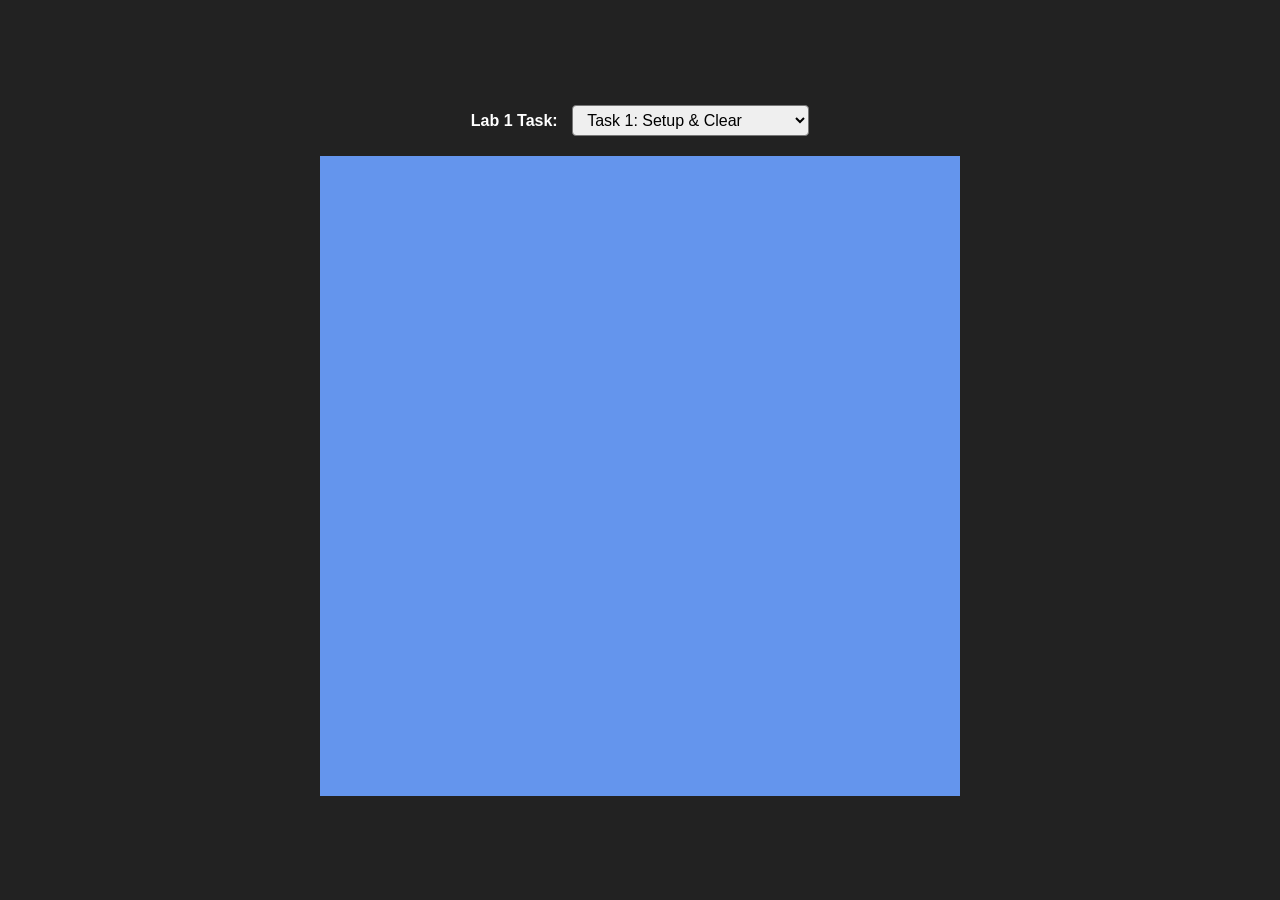
<file: lab1-webgl-intro/src/index.html>
<!DOCTYPE html>
<html lang="en">
<head>
    <meta charset="UTF-8">
    <meta name="viewport" content="width=device-width, initial-scale=1.0">
    <title>WebGL Lab 1</title>
    <link rel="stylesheet" href="style.css">
</head>
<body>
    <div class="nav">
        <label for="taskSelect"><strong>Lab 1 Task:</strong></label>
        <select id="taskSelect">
            <option value="1">Task 1: Setup & Clear</option>
            <option value="2">Task 2: Colored Triangle</option>
            <option value="3">Task 3: Rotating Square</option>
            <option value="4">Task 4: Bouncing Pentagon</option>
        </select>
    </div>

    <canvas id="glcanvas" width="640" height="640"></canvas>

    <script type="module" src="main.js"></script>
</body>
</html>
</file>
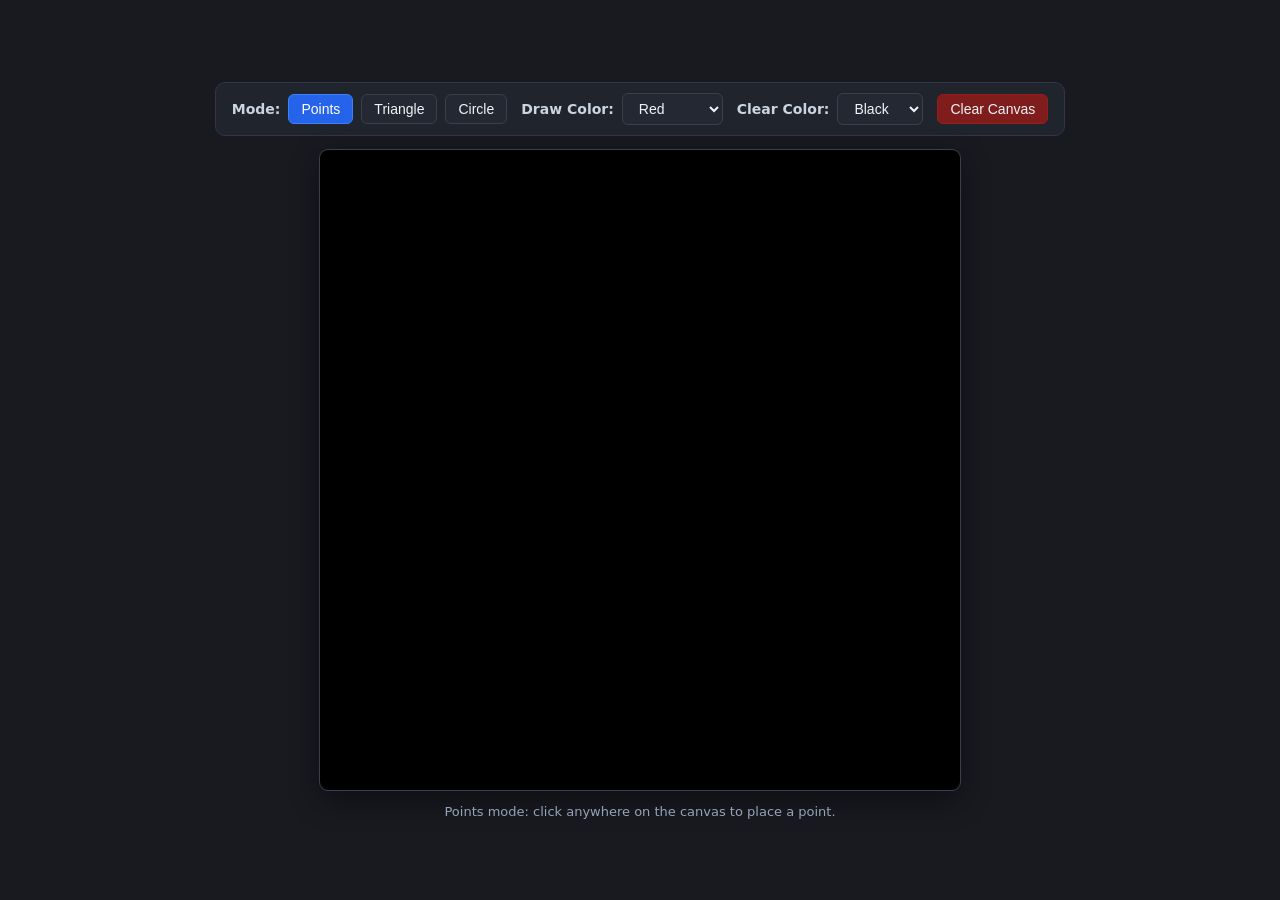
<file: lab2-animation/src/index.html>
<!DOCTYPE html>
<html lang="en">
<head>
    <meta charset="UTF-8">
    <meta name="viewport" content="width=device-width, initial-scale=1.0">
    <title>WebGL Lab 2 — Interactive Drawing</title>
    <link rel="stylesheet" href="style.css">
</head>
<body>
    <header class="toolbar">
        <div class="control-group" role="group" aria-label="Drawing mode">
            <span class="group-label">Mode:</span>
            <button type="button" class="mode-btn active" data-mode="point" aria-pressed="true">Points</button>
            <button type="button" class="mode-btn" data-mode="triangle" aria-pressed="false">Triangle</button>
            <button type="button" class="mode-btn" data-mode="circle" aria-pressed="false">Circle</button>
        </div>

        <div class="control-group">
            <label for="drawColorSelect">Draw Color:</label>
            <select id="drawColorSelect">
                <option value="#ef4444">Red</option>
                <option value="#22c55e">Green</option>
                <option value="#3b82f6">Blue</option>
                <option value="#eab308">Yellow</option>
                <option value="#06b6d4">Cyan</option>
                <option value="#d946ef">Magenta</option>
                <option value="#f97316">Orange</option>
                <option value="#ffffff">White</option>
                <option value="#111827">Dark</option>
            </select>
        </div>

        <div class="control-group">
            <label for="bgColorSelect">Clear Color:</label>
            <select id="bgColorSelect">
                <option value="#000000">Black</option>
                <option value="#1e293b">Slate</option>
                <option value="#0f172a">Navy</option>
                <option value="#14532d">Forest</option>
                <option value="#f8fafc">Light</option>
            </select>
        </div>

        <button type="button" id="clearBtn" class="danger-btn">Clear Canvas</button>
    </header>

    <canvas id="glcanvas" width="640" height="640"></canvas>

    <p id="statusHint" class="status-hint">Points mode: click anywhere on the canvas to place a point.</p>

    <script type="module" src="main.js"></script>
</body>
</html>
</file>
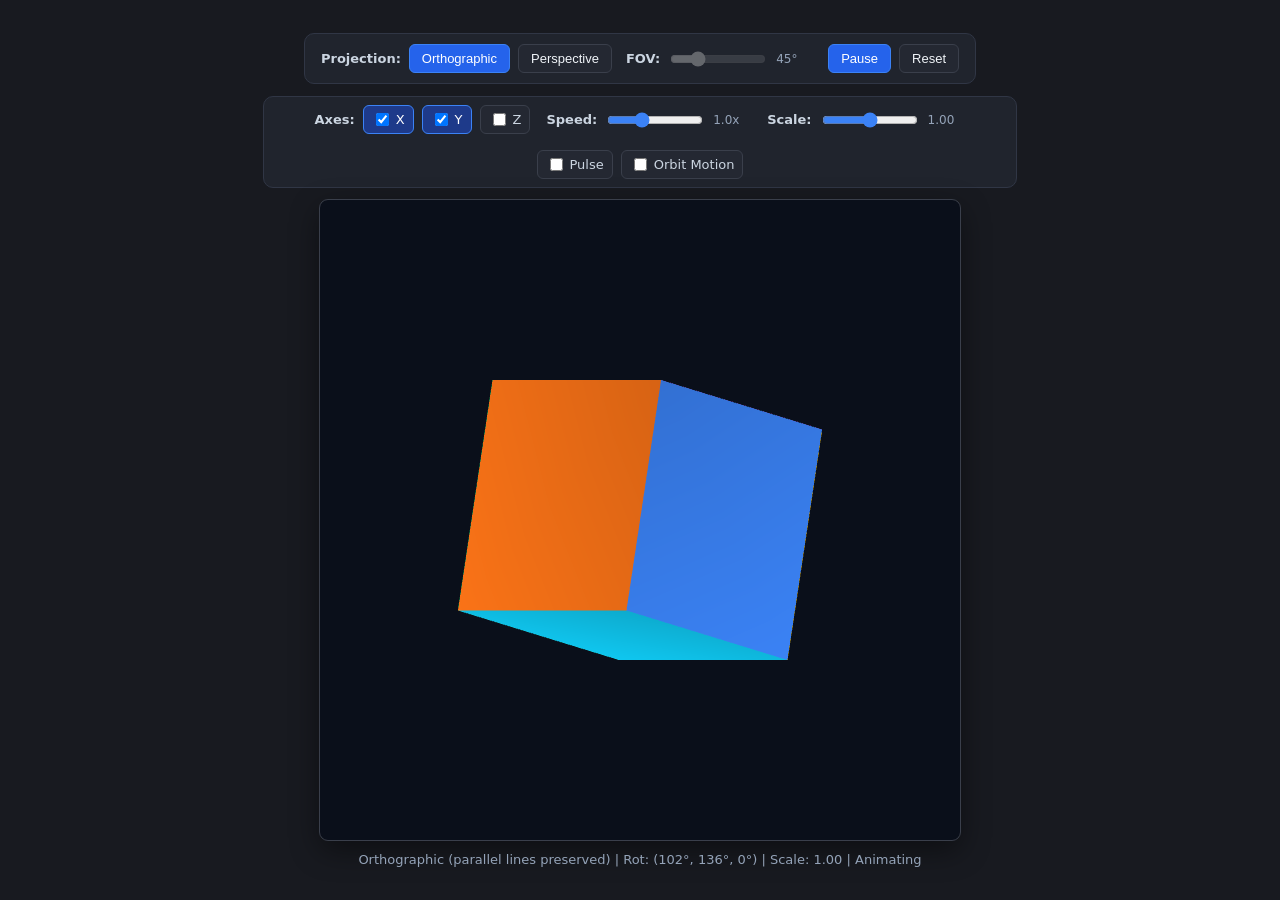
<file: lab3-interaction/src/index.html>
<!DOCTYPE html>
<html lang="en">
<head>
    <meta charset="UTF-8">
    <meta name="viewport" content="width=device-width, initial-scale=1.0">
    <title>WebGL Lab 3 — Projections &amp; Transformations</title>
    <link rel="stylesheet" href="style.css">
</head>
<body>
    <header class="toolbar">
        <div class="control-group" role="group" aria-label="Projection type">
            <span class="group-label">Projection:</span>
            <button type="button" class="proj-btn active" data-projection="orthographic" aria-pressed="true">Orthographic</button>
            <button type="button" class="proj-btn" data-projection="perspective" aria-pressed="false">Perspective</button>
        </div>

        <div class="control-group">
            <label for="fovSlider">FOV:</label>
            <input id="fovSlider" type="range" min="30" max="90" step="1" value="45" disabled>
            <span id="fovValue" class="value-badge">45°</span>
        </div>

        <div class="control-group">
            <button type="button" id="playPauseBtn" class="primary-btn">Pause</button>
            <button type="button" id="resetBtn">Reset</button>
        </div>
    </header>

    <section class="toolbar secondary-toolbar" aria-label="Animation settings">
        <div class="control-group">
            <span class="group-label">Axes:</span>
            <label class="toggle-chip"><input type="checkbox" id="axisX" checked> X</label>
            <label class="toggle-chip"><input type="checkbox" id="axisY" checked> Y</label>
            <label class="toggle-chip"><input type="checkbox" id="axisZ"> Z</label>
        </div>

        <div class="control-group">
            <label for="speedSlider">Speed:</label>
            <input id="speedSlider" type="range" min="0" max="3" step="0.1" value="1.0">
            <span id="speedValue" class="value-badge">1.0x</span>
        </div>

        <div class="control-group">
            <label for="scaleSlider">Scale:</label>
            <input id="scaleSlider" type="range" min="0.4" max="1.6" step="0.05" value="1.0">
            <span id="scaleValue" class="value-badge">1.00</span>
        </div>

        <div class="control-group">
            <label class="toggle-chip"><input type="checkbox" id="pulseToggle"> Pulse</label>
            <label class="toggle-chip"><input type="checkbox" id="orbitToggle"> Orbit Motion</label>
        </div>
    </section>

    <canvas id="glcanvas" width="640" height="640"></canvas>

    <p id="statusHint" class="status-hint"></p>

    <script type="module" src="main.js"></script>
</body>
</html>
</file>
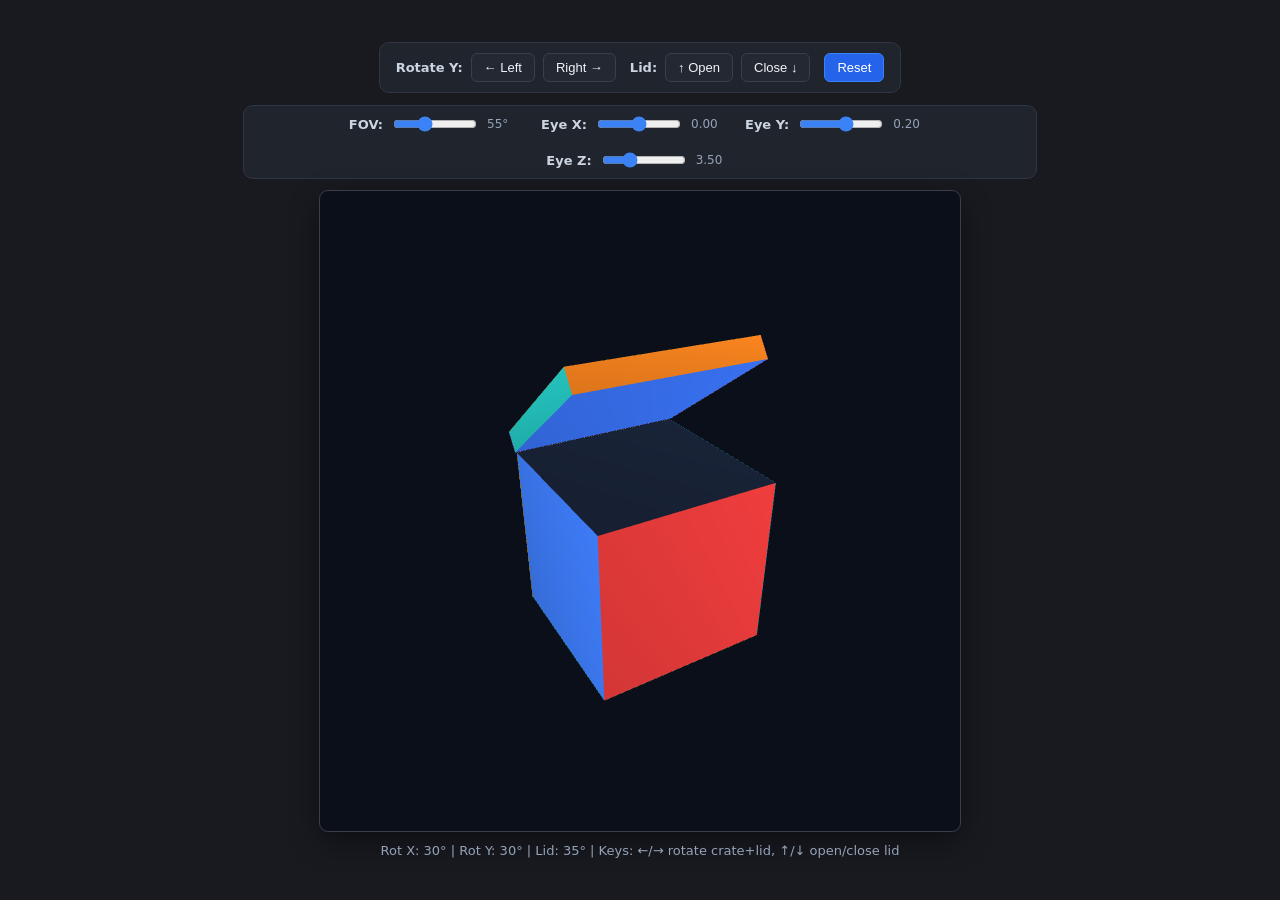
<file: lab4-projections/src/index.html>
<!DOCTYPE html>
<html lang="en">
<head>
    <meta charset="UTF-8">
    <meta name="viewport" content="width=device-width, initial-scale=1.0">
    <title>WebGL Lab 4 — Perspective &amp; Camera Transformation</title>
    <link rel="stylesheet" href="style.css">
</head>
<body>
    <header class="toolbar">
        <div class="control-group" role="group" aria-label="Crate and lid rotation">
            <span class="group-label">Rotate Y:</span>
            <button type="button" id="rotLeftBtn" title="ArrowLeft">← Left</button>
            <button type="button" id="rotRightBtn" title="ArrowRight">Right →</button>
        </div>

        <div class="control-group" role="group" aria-label="Lid open and close">
            <span class="group-label">Lid:</span>
            <button type="button" id="lidOpenBtn" title="ArrowUp">↑ Open</button>
            <button type="button" id="lidCloseBtn" title="ArrowDown">Close ↓</button>
        </div>

        <button type="button" id="resetBtn" class="primary-btn">Reset</button>
    </header>

    <section class="toolbar secondary-toolbar" aria-label="Camera and perspective settings">
        <div class="control-group">
            <label for="fovSlider">FOV:</label>
            <input id="fovSlider" type="range" min="30" max="100" step="1" value="55">
            <span id="fovValue" class="value-badge">55°</span>
        </div>

        <div class="control-group">
            <label for="eyeXSlider">Eye X:</label>
            <input id="eyeXSlider" type="range" min="-2.0" max="2.0" step="0.05" value="0.0">
            <span id="eyeXValue" class="value-badge">0.00</span>
        </div>

        <div class="control-group">
            <label for="eyeYSlider">Eye Y:</label>
            <input id="eyeYSlider" type="range" min="-1.5" max="1.5" step="0.05" value="0.20">
            <span id="eyeYValue" class="value-badge">0.20</span>
        </div>

        <div class="control-group">
            <label for="eyeZSlider">Eye Z:</label>
            <input id="eyeZSlider" type="range" min="2.0" max="7.0" step="0.1" value="3.5">
            <span id="eyeZValue" class="value-badge">3.50</span>
        </div>
    </section>

    <canvas id="glcanvas" width="640" height="640"></canvas>

    <p id="statusHint" class="status-hint"></p>

    <script type="module" src="main.js"></script>
</body>
</html>
</file>
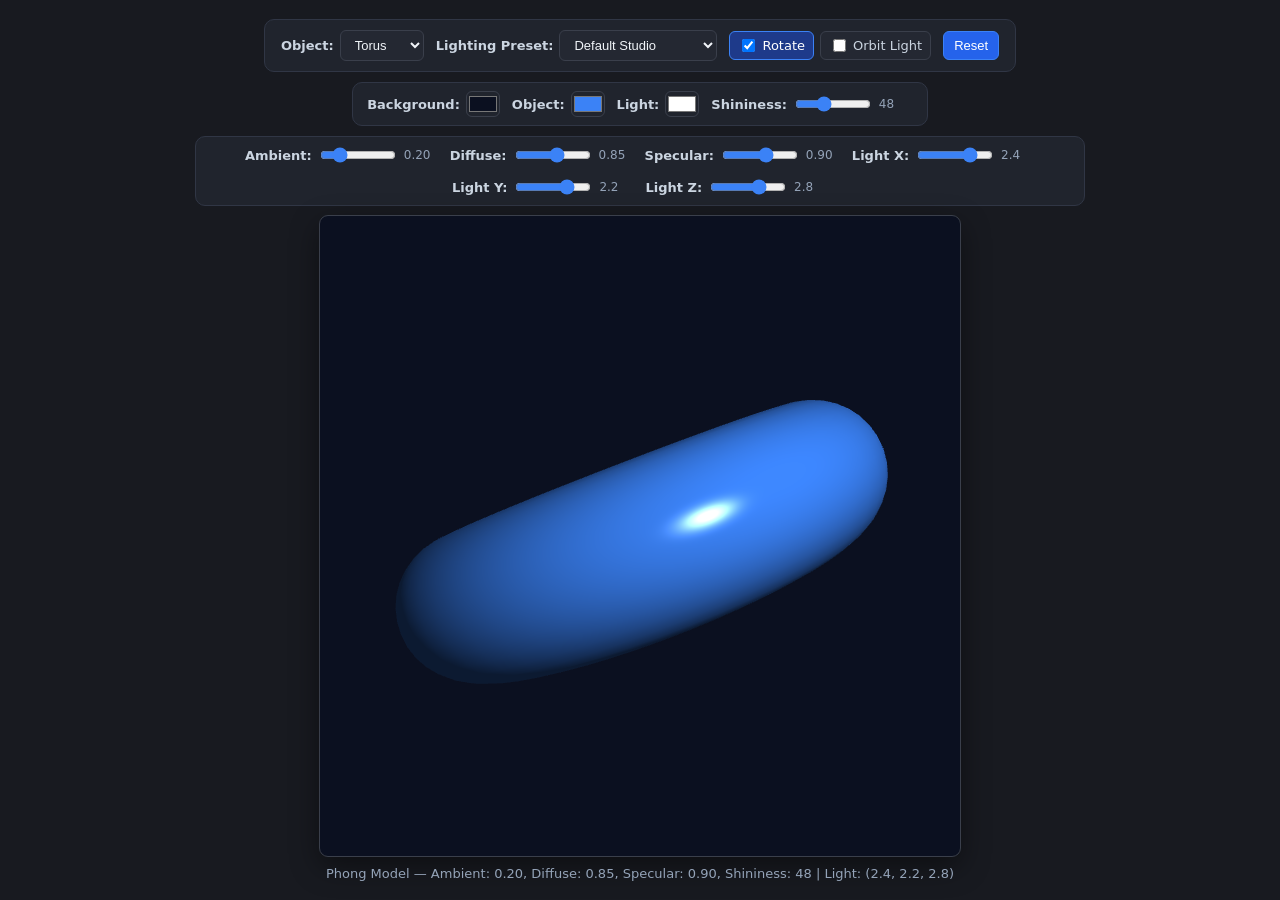
<file: lab5-lighting/src/index.html>
<!DOCTYPE html>
<html lang="en">
<head>
    <meta charset="UTF-8">
    <meta name="viewport" content="width=device-width, initial-scale=1.0">
    <title>WebGL Lab 5 — Lighting &amp; Phong Shading</title>
    <link rel="stylesheet" href="style.css">
</head>
<body>
    <header class="toolbar">
        <div class="control-group">
            <label for="shapeSelect">Object:</label>
            <select id="shapeSelect">
                <option value="torus">Torus</option>
                <option value="sphere">Sphere</option>
            </select>
        </div>

        <div class="control-group">
            <label for="presetSelect">Lighting Preset:</label>
            <select id="presetSelect">
                <option value="studio">Default Studio</option>
                <option value="sunset">Warm Sunset</option>
                <option value="neon">Cool Cyan</option>
                <option value="matte">Matte (Diffuse Only)</option>
            </select>
        </div>

        <div class="control-group">
            <label class="toggle-chip"><input type="checkbox" id="rotateToggle" checked> Rotate</label>
            <label class="toggle-chip"><input type="checkbox" id="orbitLightToggle"> Orbit Light</label>
        </div>

        <button type="button" id="resetBtn" class="primary-btn">Reset</button>
    </header>

    <section class="toolbar secondary-toolbar" aria-label="Colors and Phong parameters">
        <div class="control-group">
            <label for="bgColorInput">Background:</label>
            <input id="bgColorInput" type="color" value="#0b1020">
        </div>

        <div class="control-group">
            <label for="objectColorInput">Object:</label>
            <input id="objectColorInput" type="color" value="#3b82f6">
        </div>

        <div class="control-group">
            <label for="lightColorInput">Light:</label>
            <input id="lightColorInput" type="color" value="#ffffff">
        </div>

        <div class="control-group">
            <label for="shininessSlider">Shininess:</label>
            <input id="shininessSlider" type="range" min="4" max="128" step="2" value="48">
            <span id="shininessValue" class="value-badge">48</span>
        </div>
    </section>

    <section class="toolbar secondary-toolbar" aria-label="Phong weights and light position">
        <div class="control-group">
            <label for="ambientSlider">Ambient:</label>
            <input id="ambientSlider" type="range" min="0" max="1" step="0.05" value="0.20">
            <span id="ambientValue" class="value-badge">0.20</span>
        </div>

        <div class="control-group">
            <label for="diffuseSlider">Diffuse:</label>
            <input id="diffuseSlider" type="range" min="0" max="1.5" step="0.05" value="0.85">
            <span id="diffuseValue" class="value-badge">0.85</span>
        </div>

        <div class="control-group">
            <label for="specularSlider">Specular:</label>
            <input id="specularSlider" type="range" min="0" max="1.5" step="0.05" value="0.90">
            <span id="specularValue" class="value-badge">0.90</span>
        </div>

        <div class="control-group">
            <label for="lightXSlider">Light X:</label>
            <input id="lightXSlider" type="range" min="-5" max="5" step="0.1" value="2.4">
            <span id="lightXValue" class="value-badge">2.4</span>
        </div>

        <div class="control-group">
            <label for="lightYSlider">Light Y:</label>
            <input id="lightYSlider" type="range" min="-5" max="5" step="0.1" value="2.2">
            <span id="lightYValue" class="value-badge">2.2</span>
        </div>

        <div class="control-group">
            <label for="lightZSlider">Light Z:</label>
            <input id="lightZSlider" type="range" min="-4" max="6" step="0.1" value="2.8">
            <span id="lightZValue" class="value-badge">2.8</span>
        </div>
    </section>

    <canvas id="glcanvas" width="640" height="640"></canvas>

    <p id="statusHint" class="status-hint"></p>

    <script type="module" src="main.js"></script>
</body>
</html>
</file>
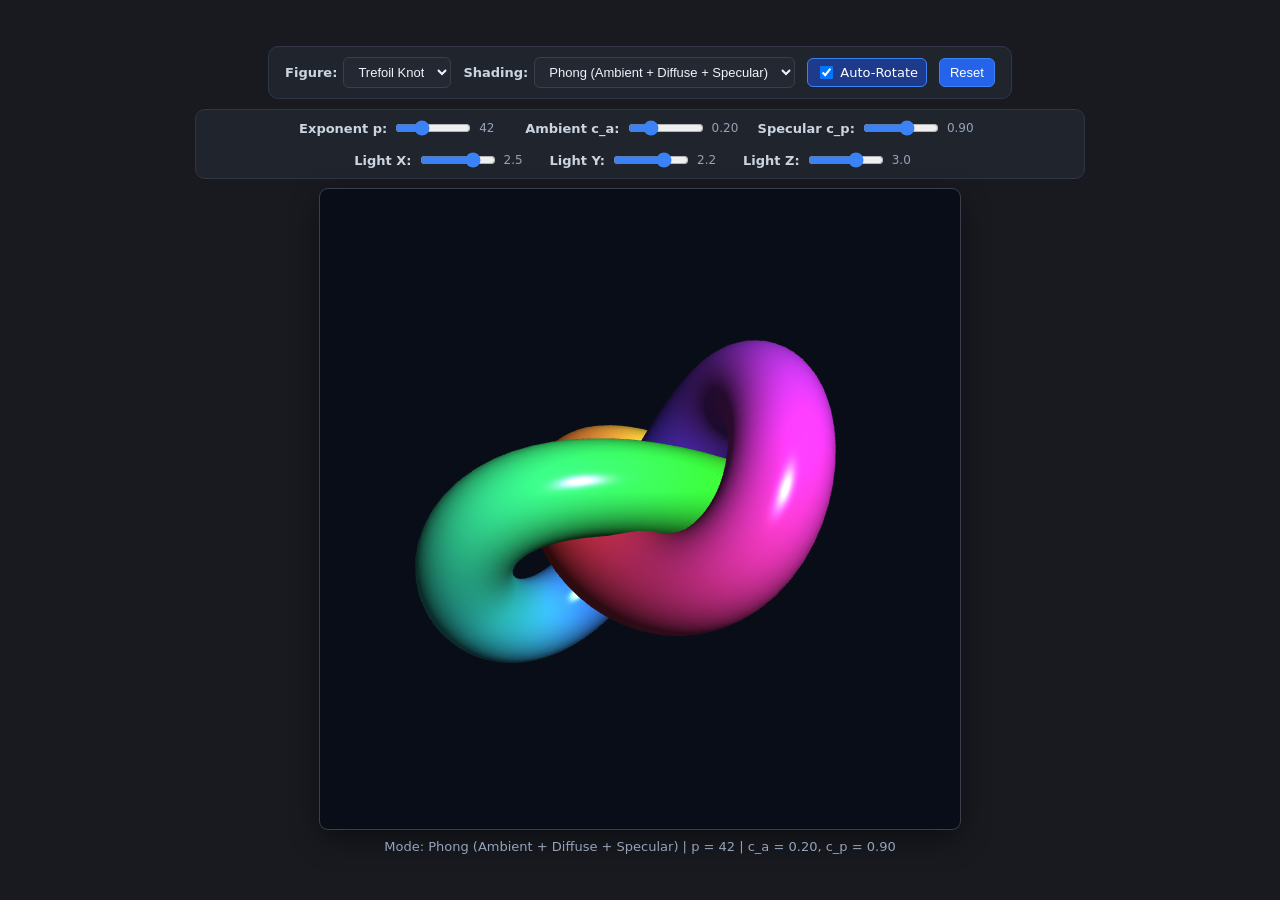
<file: lab6-textures/src/index.html>
<!DOCTYPE html>
<html lang="en">
<head>
    <meta charset="UTF-8">
    <meta name="viewport" content="width=device-width, initial-scale=1.0">
    <title>WebGL Lab 6 — Surface Shading (Phong GLSL)</title>
    <link rel="stylesheet" href="style.css">
</head>
<body>
    <!-- Primary Controls: Shape, Shading Model, and Animation -->
    <header class="toolbar">
        <div class="control-group">
            <label for="shapeSelect">Figure:</label>
            <select id="shapeSelect">
                <option value="knot">Trefoil Knot</option>
                <option value="vase">Lathe Vase</option>
            </select>
        </div>

        <div class="control-group">
            <label for="shadingSelect">Shading:</label>
            <select id="shadingSelect">
                <option value="2">Phong (Ambient + Diffuse + Specular)</option>
                <option value="1">Lambert (Ambient + Diffuse)</option>
                <option value="0">Ambient Only</option>
            </select>
        </div>

        <div class="control-group">
            <label class="toggle-chip"><input type="checkbox" id="rotateToggle" checked> Auto-Rotate</label>
        </div>

        <button type="button" id="resetBtn" class="primary-btn">Reset</button>
    </header>

    <!-- Secondary Controls: Phong Equation Parameters & Light Position -->
    <section class="toolbar secondary-toolbar" aria-label="Phong shading parameters">
        <div class="control-group">
            <label for="shininessSlider">Exponent p:</label>
            <input id="shininessSlider" type="range" min="4" max="128" step="2" value="42">
            <span id="shininessValue" class="value-badge">42</span>
        </div>

        <div class="control-group">
            <label for="ambientSlider">Ambient c_a:</label>
            <input id="ambientSlider" type="range" min="0" max="0.8" step="0.05" value="0.20">
            <span id="ambientValue" class="value-badge">0.20</span>
        </div>

        <div class="control-group">
            <label for="specularSlider">Specular c_p:</label>
            <input id="specularSlider" type="range" min="0" max="1.5" step="0.05" value="0.90">
            <span id="specularValue" class="value-badge">0.90</span>
        </div>

        <div class="control-group">
            <label for="lightXSlider">Light X:</label>
            <input id="lightXSlider" type="range" min="-5" max="5" step="0.1" value="2.5">
            <span id="lightXValue" class="value-badge">2.5</span>
        </div>

        <div class="control-group">
            <label for="lightYSlider">Light Y:</label>
            <input id="lightYSlider" type="range" min="-5" max="5" step="0.1" value="2.2">
            <span id="lightYValue" class="value-badge">2.2</span>
        </div>

        <div class="control-group">
            <label for="lightZSlider">Light Z:</label>
            <input id="lightZSlider" type="range" min="-3" max="6" step="0.1" value="3.0">
            <span id="lightZValue" class="value-badge">3.0</span>
        </div>
    </section>

    <canvas id="glcanvas" width="640" height="640"></canvas>

    <p id="statusHint" class="status-hint"></p>

    <script type="module" src="main.js"></script>
</body>
</html>
</file>
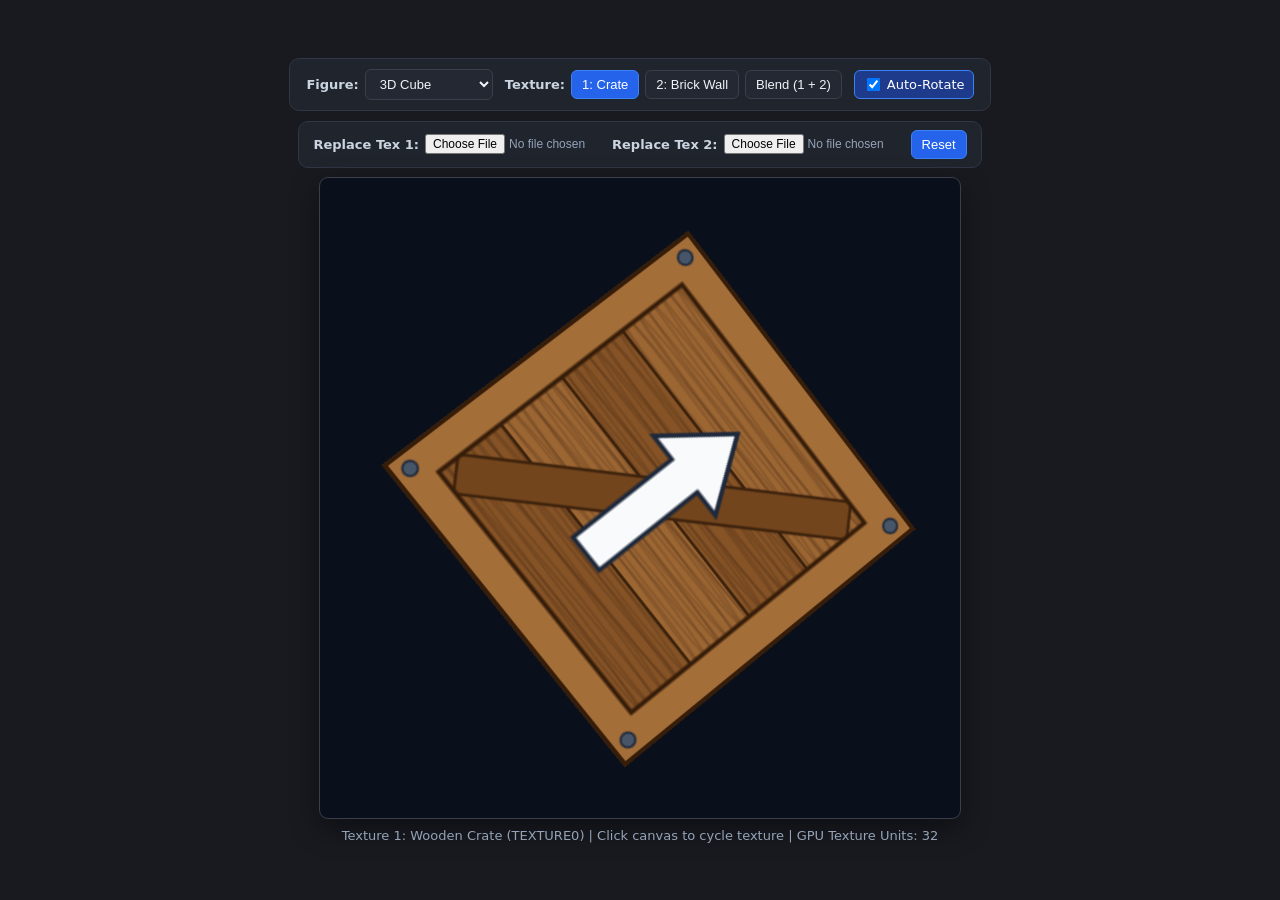
<file: lab7-shadows/src/index.html>
<!DOCTYPE html>
<html lang="en">
<head>
    <meta charset="UTF-8">
    <meta name="viewport" content="width=device-width, initial-scale=1.0">
    <title>WebGL Lab 7 — Texture Mapping</title>
    <link rel="stylesheet" href="style.css">
</head>
<body>
    <header class="toolbar">
        <div class="control-group">
            <label for="shapeSelect">Figure:</label>
            <select id="shapeSelect">
                <option value="cube">3D Cube</option>
                <option value="quad">Textured Quad</option>
            </select>
        </div>

        <div class="control-group" role="group" aria-label="Texture mode">
            <span class="group-label">Texture:</span>
            <button type="button" class="tex-btn active" data-mode="0" aria-pressed="true">1: Crate</button>
            <button type="button" class="tex-btn" data-mode="1" aria-pressed="false">2: Brick Wall</button>
            <button type="button" class="tex-btn" data-mode="2" aria-pressed="false">Blend (1 + 2)</button>
        </div>

        <div class="control-group">
            <label class="toggle-chip"><input type="checkbox" id="rotateToggle" checked> Auto-Rotate</label>
        </div>
    </header>

    <section class="toolbar secondary-toolbar" aria-label="Custom texture upload">
        <div class="control-group">
            <label for="uploadTex1">Replace Tex 1:</label>
            <input id="uploadTex1" type="file" accept="image/*">
        </div>
        <div class="control-group">
            <label for="uploadTex2">Replace Tex 2:</label>
            <input id="uploadTex2" type="file" accept="image/*">
        </div>
        <button type="button" id="resetBtn" class="primary-btn">Reset</button>
    </section>

    <canvas id="glcanvas" width="640" height="640" title="Click on the canvas to switch textures"></canvas>

    <p id="statusHint" class="status-hint"></p>

    <script type="module" src="main.js"></script>
</body>
</html>
</file>
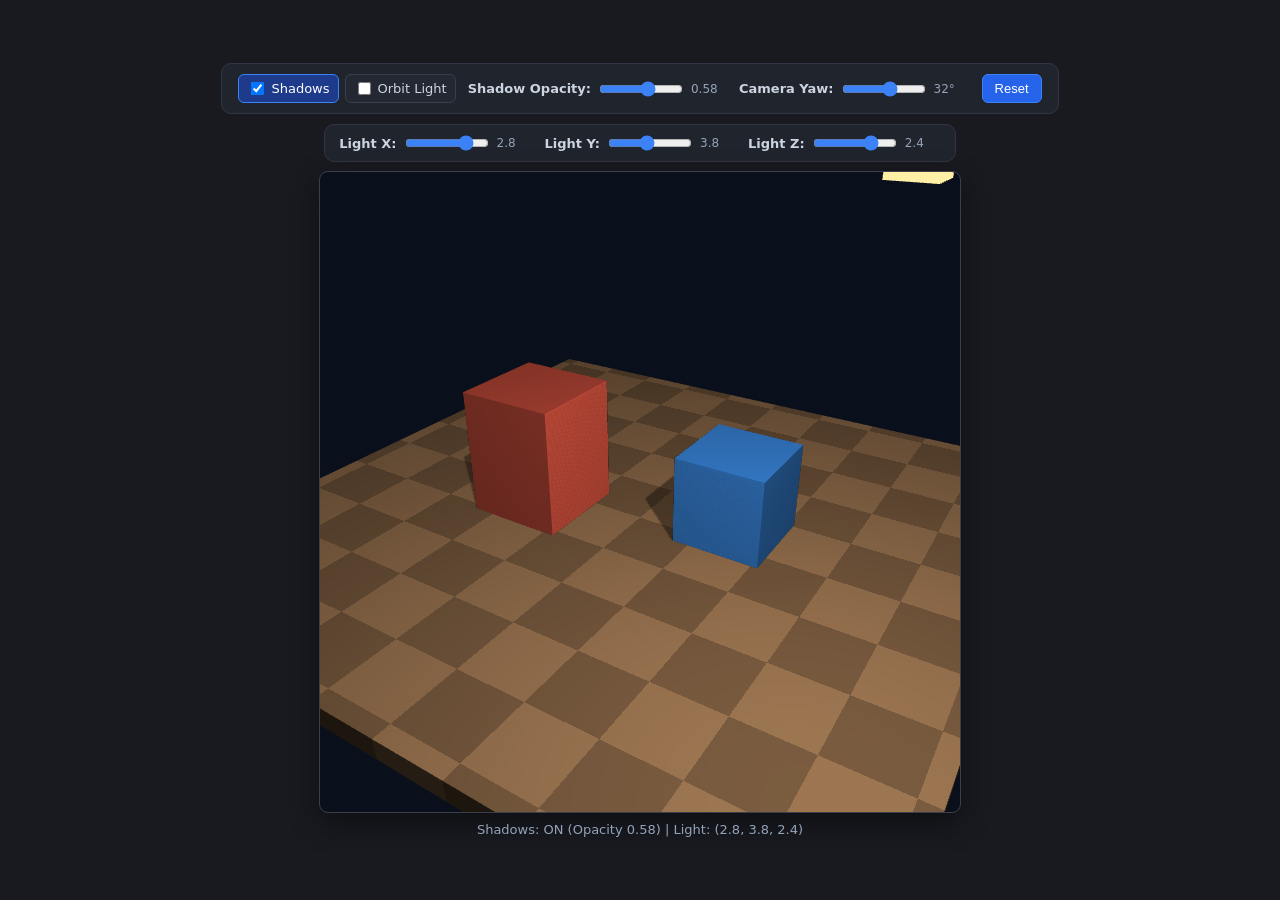
<file: lab8-bump-mapping/src/index.html>
<!DOCTYPE html>
<html lang="en">
<head>
    <meta charset="UTF-8">
    <meta name="viewport" content="width=device-width, initial-scale=1.0">
    <title>WebGL Lab 8 — Projection Shadows (Shadow Mapping)</title>
    <link rel="stylesheet" href="style.css">
</head>
<body>
    <header class="toolbar">
        <div class="control-group">
            <label class="toggle-chip"><input type="checkbox" id="shadowsToggle" checked> Shadows</label>
            <label class="toggle-chip"><input type="checkbox" id="orbitLightToggle"> Orbit Light</label>
        </div>

        <div class="control-group">
            <label for="opacitySlider">Shadow Opacity:</label>
            <input id="opacitySlider" type="range" min="0" max="1" step="0.05" value="0.58">
            <span id="opacityValue" class="value-badge">0.58</span>
        </div>

        <div class="control-group">
            <label for="camAngleSlider">Camera Yaw:</label>
            <input id="camAngleSlider" type="range" min="-180" max="180" step="2" value="32">
            <span id="camAngleValue" class="value-badge">32°</span>
        </div>

        <button type="button" id="resetBtn" class="primary-btn">Reset</button>
    </header>

    <section class="toolbar secondary-toolbar" aria-label="Light source position">
        <div class="control-group">
            <label for="lightXSlider">Light X:</label>
            <input id="lightXSlider" type="range" min="-5" max="5" step="0.1" value="2.8">
            <span id="lightXValue" class="value-badge">2.8</span>
        </div>

        <div class="control-group">
            <label for="lightYSlider">Light Y:</label>
            <input id="lightYSlider" type="range" min="1.5" max="6.5" step="0.1" value="3.8">
            <span id="lightYValue" class="value-badge">3.8</span>
        </div>

        <div class="control-group">
            <label for="lightZSlider">Light Z:</label>
            <input id="lightZSlider" type="range" min="-5" max="5" step="0.1" value="2.4">
            <span id="lightZValue" class="value-badge">2.4</span>
        </div>
    </section>

    <canvas id="glcanvas" width="640" height="640"></canvas>

    <p id="statusHint" class="status-hint"></p>

    <script type="module" src="main.js"></script>
</body>
</html>
</file>
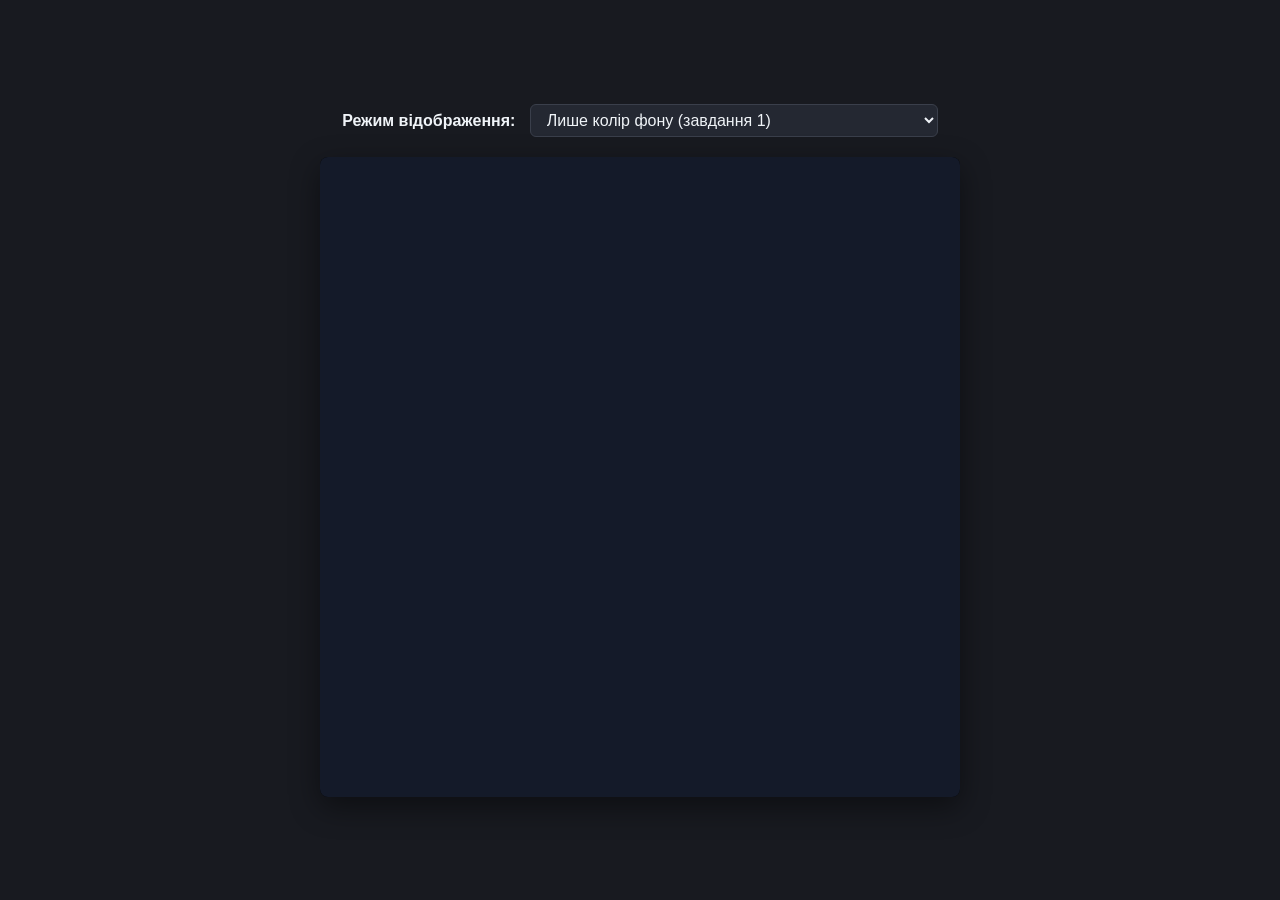
<file: mkr1/src/index.html>
<!DOCTYPE html>
<html lang="uk">
<head>
    <meta charset="UTF-8">
    <meta name="viewport" content="width=device-width, initial-scale=1.0">
    <title>67676767</title>
    <link rel="stylesheet" href="style.css">
</head>
<body>
    <div class="nav">
        <label for="modeSelect"><strong>Режим відображення:</strong></label>
        <select id="modeSelect">
            <option value="background">Лише колір фону (завдання 1)</option>
            <option value="static">Статичні кольорові літери "К Д О" (завдання 2-3)</option>
            <option value="animated">Анімація літер "К Д О" (завдання 4)</option>
        </select>
    </div>

    <canvas id="glcanvas" width="640" height="640"></canvas>

    <script type="module" src="main.js"></script>
</body>
</html>
</file>
<file: lab1-webgl-intro/src/style.css>
body {
    display: flex;
    flex-direction: column;
    justify-content: center;
    align-items: center;
    height: 100vh;
    margin: 0;
    background-color: #222;
    color: white;
    font-family: sans-serif;
}
.nav {
    margin-bottom: 20px;
}
select {
    padding: 5px 10px;
    font-size: 16px;
    margin-left: 10px;
    border-radius: 4px;
}
canvas {
    background-color: #000;
}
</file>
<file: lab2-animation/src/style.css>
body {
    display: flex;
    flex-direction: column;
    justify-content: center;
    align-items: center;
    min-height: 100vh;
    margin: 0;
    padding: 16px;
    box-sizing: border-box;
    background-color: #181a20;
    color: #f0f4f8;
    font-family: system-ui, -apple-system, sans-serif;
    gap: 14px;
}

.toolbar {
    display: flex;
    flex-wrap: wrap;
    align-items: center;
    justify-content: center;
    gap: 14px;
    padding: 10px 16px;
    border-radius: 10px;
    background-color: #20242d;
    border: 1px solid #303645;
}

.control-group {
    display: flex;
    align-items: center;
    gap: 8px;
}

.group-label,
label {
    font-size: 14px;
    font-weight: 600;
    color: #cbd5e1;
}

select,
button {
    padding: 6px 12px;
    font-size: 14px;
    font-weight: 500;
    border-radius: 6px;
    border: 1px solid #3a3f4b;
    background-color: #242832;
    color: #f0f4f8;
    cursor: pointer;
    transition: background-color 0.15s ease, border-color 0.15s ease;
}

button:hover,
select:hover {
    background-color: #2f3542;
    border-color: #525b6e;
}

.mode-btn.active {
    background-color: #2563eb;
    border-color: #3b82f6;
    color: #ffffff;
}

.danger-btn {
    background-color: #7f1d1d;
    border-color: #991b1b;
}

.danger-btn:hover {
    background-color: #991b1b;
    border-color: #b91c1c;
}

canvas {
    background-color: #000000;
    outline: 1px solid #3a3f4b;
    border-radius: 8px;
    box-shadow: 0 10px 30px rgba(0, 0, 0, 0.45);
    cursor: crosshair;
}

.status-hint {
    margin: 0;
    font-size: 13px;
    color: #94a3b8;
}
</file>
<file: lab3-interaction/src/style.css>
body {
    display: flex;
    flex-direction: column;
    justify-content: center;
    align-items: center;
    min-height: 100vh;
    margin: 0;
    padding: 16px;
    box-sizing: border-box;
    background-color: #181a20;
    color: #f0f4f8;
    font-family: system-ui, -apple-system, sans-serif;
    gap: 12px;
}

.toolbar {
    display: flex;
    flex-wrap: wrap;
    align-items: center;
    justify-content: center;
    gap: 14px;
    padding: 10px 16px;
    border-radius: 10px;
    background-color: #20242d;
    border: 1px solid #303645;
    max-width: 720px;
}

.secondary-toolbar {
    padding: 8px 16px;
    gap: 16px;
}

.control-group {
    display: flex;
    align-items: center;
    gap: 8px;
}

.group-label,
label {
    font-size: 13px;
    font-weight: 600;
    color: #cbd5e1;
}

button {
    padding: 6px 12px;
    font-size: 13px;
    font-weight: 500;
    border-radius: 6px;
    border: 1px solid #3a3f4b;
    background-color: #242832;
    color: #f0f4f8;
    cursor: pointer;
    transition: background-color 0.15s ease, border-color 0.15s ease;
}

button:hover {
    background-color: #2f3542;
    border-color: #525b6e;
}

.proj-btn.active,
.primary-btn {
    background-color: #2563eb;
    border-color: #3b82f6;
    color: #ffffff;
}

.proj-btn.active:hover,
.primary-btn:hover {
    background-color: #1d4ed8;
    border-color: #2563eb;
}

.toggle-chip {
    display: inline-flex;
    align-items: center;
    gap: 4px;
    padding: 4px 8px;
    border-radius: 6px;
    background-color: #242832;
    border: 1px solid #3a3f4b;
    cursor: pointer;
    user-select: none;
    font-weight: 500;
}

.toggle-chip:has(input:checked) {
    border-color: #3b82f6;
    background-color: #1e3a8a;
    color: #ffffff;
}

input[type="range"] {
    width: 96px;
    accent-color: #3b82f6;
    cursor: pointer;
}

input[type="range"]:disabled {
    opacity: 0.4;
    cursor: not-allowed;
}

.value-badge {
    min-width: 38px;
    font-size: 12px;
    font-variant-numeric: tabular-nums;
    color: #94a3b8;
}

canvas {
    background-color: #0b0f19;
    outline: 1px solid #3a3f4b;
    border-radius: 8px;
    box-shadow: 0 10px 30px rgba(0, 0, 0, 0.45);
}

.status-hint {
    margin: 0;
    font-size: 13px;
    font-variant-numeric: tabular-nums;
    color: #94a3b8;
    text-align: center;
}
</file>
<file: lab4-projections/src/style.css>
body {
    display: flex;
    flex-direction: column;
    justify-content: center;
    align-items: center;
    min-height: 100vh;
    margin: 0;
    padding: 16px;
    box-sizing: border-box;
    background-color: #181a20;
    color: #f0f4f8;
    font-family: system-ui, -apple-system, sans-serif;
    gap: 12px;
}

.toolbar {
    display: flex;
    flex-wrap: wrap;
    align-items: center;
    justify-content: center;
    gap: 14px;
    padding: 10px 16px;
    border-radius: 10px;
    background-color: #20242d;
    border: 1px solid #303645;
    max-width: 760px;
}

.secondary-toolbar {
    padding: 8px 16px;
    gap: 16px;
}

.control-group {
    display: flex;
    align-items: center;
    gap: 8px;
}

.group-label,
label {
    font-size: 13px;
    font-weight: 600;
    color: #cbd5e1;
}

button {
    padding: 6px 12px;
    font-size: 13px;
    font-weight: 500;
    border-radius: 6px;
    border: 1px solid #3a3f4b;
    background-color: #242832;
    color: #f0f4f8;
    cursor: pointer;
    transition: background-color 0.15s ease, border-color 0.15s ease;
}

button:hover {
    background-color: #2f3542;
    border-color: #525b6e;
}

.primary-btn {
    background-color: #2563eb;
    border-color: #3b82f6;
    color: #ffffff;
}

.primary-btn:hover {
    background-color: #1d4ed8;
    border-color: #2563eb;
}

input[type="range"] {
    width: 84px;
    accent-color: #3b82f6;
    cursor: pointer;
}

.value-badge {
    min-width: 38px;
    font-size: 12px;
    font-variant-numeric: tabular-nums;
    color: #94a3b8;
}

canvas {
    background-color: #0b0f19;
    outline: 1px solid #3a3f4b;
    border-radius: 8px;
    box-shadow: 0 10px 30px rgba(0, 0, 0, 0.45);
}

.status-hint {
    margin: 0;
    font-size: 13px;
    font-variant-numeric: tabular-nums;
    color: #94a3b8;
    text-align: center;
}
</file>
<file: lab5-lighting/src/style.css>
body {
    display: flex;
    flex-direction: column;
    justify-content: center;
    align-items: center;
    min-height: 100vh;
    margin: 0;
    padding: 16px;
    box-sizing: border-box;
    background-color: #181a20;
    color: #f0f4f8;
    font-family: system-ui, -apple-system, sans-serif;
    gap: 10px;
}

.toolbar {
    display: flex;
    flex-wrap: wrap;
    align-items: center;
    justify-content: center;
    gap: 12px;
    padding: 10px 16px;
    border-radius: 10px;
    background-color: #20242d;
    border: 1px solid #303645;
    max-width: 860px;
}

.secondary-toolbar {
    padding: 8px 14px;
}

.control-group {
    display: flex;
    align-items: center;
    gap: 6px;
}

label {
    font-size: 13px;
    font-weight: 600;
    color: #cbd5e1;
}

select,
button {
    padding: 6px 10px;
    font-size: 13px;
    font-weight: 500;
    border-radius: 6px;
    border: 1px solid #3a3f4b;
    background-color: #242832;
    color: #f0f4f8;
    cursor: pointer;
    transition: background-color 0.15s ease, border-color 0.15s ease;
}

select:hover,
button:hover {
    background-color: #2f3542;
    border-color: #525b6e;
}

.primary-btn {
    background-color: #2563eb;
    border-color: #3b82f6;
    color: #ffffff;
}

.primary-btn:hover {
    background-color: #1d4ed8;
    border-color: #2563eb;
}

.toggle-chip {
    display: inline-flex;
    align-items: center;
    gap: 4px;
    padding: 4px 8px;
    border-radius: 6px;
    background-color: #242832;
    border: 1px solid #3a3f4b;
    cursor: pointer;
    user-select: none;
    font-weight: 500;
}

.toggle-chip:has(input:checked) {
    border-color: #3b82f6;
    background-color: #1e3a8a;
    color: #ffffff;
}

input[type="range"] {
    width: 76px;
    accent-color: #3b82f6;
    cursor: pointer;
}

input[type="color"] {
    width: 34px;
    height: 26px;
    padding: 0;
    border: 1px solid #3a3f4b;
    border-radius: 6px;
    background: transparent;
    cursor: pointer;
}

.value-badge {
    min-width: 34px;
    font-size: 12px;
    font-variant-numeric: tabular-nums;
    color: #94a3b8;
}

canvas {
    background-color: #0b1020;
    outline: 1px solid #3a3f4b;
    border-radius: 8px;
    box-shadow: 0 10px 30px rgba(0, 0, 0, 0.45);
}

.status-hint {
    margin: 0;
    font-size: 13px;
    font-variant-numeric: tabular-nums;
    color: #94a3b8;
    text-align: center;
}
</file>
<file: lab6-textures/src/style.css>
body {
    display: flex;
    flex-direction: column;
    justify-content: center;
    align-items: center;
    min-height: 100vh;
    margin: 0;
    padding: 16px;
    box-sizing: border-box;
    background-color: #181a20;
    color: #f0f4f8;
    font-family: system-ui, -apple-system, sans-serif;
    gap: 10px;
}

.toolbar {
    display: flex;
    flex-wrap: wrap;
    align-items: center;
    justify-content: center;
    gap: 12px;
    padding: 10px 16px;
    border-radius: 10px;
    background-color: #20242d;
    border: 1px solid #303645;
    max-width: 860px;
}

.secondary-toolbar {
    padding: 8px 14px;
}

.control-group {
    display: flex;
    align-items: center;
    gap: 6px;
}

label {
    font-size: 13px;
    font-weight: 600;
    color: #cbd5e1;
}

select,
button {
    padding: 6px 10px;
    font-size: 13px;
    font-weight: 500;
    border-radius: 6px;
    border: 1px solid #3a3f4b;
    background-color: #242832;
    color: #f0f4f8;
    cursor: pointer;
    transition: background-color 0.15s ease, border-color 0.15s ease;
}

select:hover,
button:hover {
    background-color: #2f3542;
    border-color: #525b6e;
}

.primary-btn {
    background-color: #2563eb;
    border-color: #3b82f6;
    color: #ffffff;
}

.primary-btn:hover {
    background-color: #1d4ed8;
    border-color: #2563eb;
}

.toggle-chip {
    display: inline-flex;
    align-items: center;
    gap: 4px;
    padding: 4px 8px;
    border-radius: 6px;
    background-color: #242832;
    border: 1px solid #3a3f4b;
    cursor: pointer;
    user-select: none;
    font-weight: 500;
}

.toggle-chip:has(input:checked) {
    border-color: #3b82f6;
    background-color: #1e3a8a;
    color: #ffffff;
}

input[type="range"] {
    width: 76px;
    accent-color: #3b82f6;
    cursor: pointer;
}

.value-badge {
    min-width: 34px;
    font-size: 12px;
    font-variant-numeric: tabular-nums;
    color: #94a3b8;
}

canvas {
    background-color: #090d16;
    outline: 1px solid #3a3f4b;
    border-radius: 8px;
    box-shadow: 0 10px 30px rgba(0, 0, 0, 0.45);
}

.status-hint {
    margin: 0;
    font-size: 13px;
    font-variant-numeric: tabular-nums;
    color: #94a3b8;
    text-align: center;
}
</file>
<file: lab7-shadows/src/style.css>
body {
    display: flex;
    flex-direction: column;
    justify-content: center;
    align-items: center;
    min-height: 100vh;
    margin: 0;
    padding: 16px;
    box-sizing: border-box;
    background-color: #181a20;
    color: #f0f4f8;
    font-family: system-ui, -apple-system, sans-serif;
    gap: 10px;
}

.toolbar {
    display: flex;
    flex-wrap: wrap;
    align-items: center;
    justify-content: center;
    gap: 12px;
    padding: 10px 16px;
    border-radius: 10px;
    background-color: #20242d;
    border: 1px solid #303645;
    max-width: 820px;
}

.secondary-toolbar {
    padding: 8px 14px;
}

.control-group {
    display: flex;
    align-items: center;
    gap: 6px;
}

.group-label,
label {
    font-size: 13px;
    font-weight: 600;
    color: #cbd5e1;
}

select,
button {
    padding: 6px 10px;
    font-size: 13px;
    font-weight: 500;
    border-radius: 6px;
    border: 1px solid #3a3f4b;
    background-color: #242832;
    color: #f0f4f8;
    cursor: pointer;
    transition: background-color 0.15s ease, border-color 0.15s ease;
}

select:hover,
button:hover {
    background-color: #2f3542;
    border-color: #525b6e;
}

.tex-btn.active,
.primary-btn {
    background-color: #2563eb;
    border-color: #3b82f6;
    color: #ffffff;
}

.tex-btn.active:hover,
.primary-btn:hover {
    background-color: #1d4ed8;
    border-color: #2563eb;
}

.toggle-chip {
    display: inline-flex;
    align-items: center;
    gap: 4px;
    padding: 4px 8px;
    border-radius: 6px;
    background-color: #242832;
    border: 1px solid #3a3f4b;
    cursor: pointer;
    user-select: none;
    font-weight: 500;
}

.toggle-chip:has(input:checked) {
    border-color: #3b82f6;
    background-color: #1e3a8a;
    color: #ffffff;
}

input[type="file"] {
    font-size: 12px;
    color: #94a3b8;
    max-width: 175px;
}

canvas {
    background-color: #0b1020;
    outline: 1px solid #3a3f4b;
    border-radius: 8px;
    box-shadow: 0 10px 30px rgba(0, 0, 0, 0.45);
    cursor: pointer;
}

.status-hint {
    margin: 0;
    font-size: 13px;
    color: #94a3b8;
    text-align: center;
}
</file>
<file: lab8-bump-mapping/src/style.css>
body {
    display: flex;
    flex-direction: column;
    justify-content: center;
    align-items: center;
    min-height: 100vh;
    margin: 0;
    padding: 16px;
    box-sizing: border-box;
    background-color: #181a20;
    color: #f0f4f8;
    font-family: system-ui, -apple-system, sans-serif;
    gap: 10px;
}

.toolbar {
    display: flex;
    flex-wrap: wrap;
    align-items: center;
    justify-content: center;
    gap: 12px;
    padding: 10px 16px;
    border-radius: 10px;
    background-color: #20242d;
    border: 1px solid #303645;
    max-width: 820px;
}

.secondary-toolbar {
    padding: 8px 14px;
}

.control-group {
    display: flex;
    align-items: center;
    gap: 6px;
}

label {
    font-size: 13px;
    font-weight: 600;
    color: #cbd5e1;
}

button {
    padding: 6px 12px;
    font-size: 13px;
    font-weight: 500;
    border-radius: 6px;
    border: 1px solid #3a3f4b;
    background-color: #242832;
    color: #f0f4f8;
    cursor: pointer;
    transition: background-color 0.15s ease, border-color 0.15s ease;
}

button:hover {
    background-color: #2f3542;
    border-color: #525b6e;
}

.primary-btn {
    background-color: #2563eb;
    border-color: #3b82f6;
    color: #ffffff;
}

.primary-btn:hover {
    background-color: #1d4ed8;
    border-color: #2563eb;
}

.toggle-chip {
    display: inline-flex;
    align-items: center;
    gap: 4px;
    padding: 4px 8px;
    border-radius: 6px;
    background-color: #242832;
    border: 1px solid #3a3f4b;
    cursor: pointer;
    user-select: none;
    font-weight: 500;
}

.toggle-chip:has(input:checked) {
    border-color: #3b82f6;
    background-color: #1e3a8a;
    color: #ffffff;
}

input[type="range"] {
    width: 84px;
    accent-color: #3b82f6;
    cursor: pointer;
}

input[type="range"]:disabled {
    opacity: 0.4;
    cursor: not-allowed;
}

.value-badge {
    min-width: 36px;
    font-size: 12px;
    font-variant-numeric: tabular-nums;
    color: #94a3b8;
}

canvas {
    background-color: #0b1020;
    outline: 1px solid #3a3f4b;
    border-radius: 8px;
    box-shadow: 0 10px 30px rgba(0, 0, 0, 0.45);
}

.status-hint {
    margin: 0;
    font-size: 13px;
    font-variant-numeric: tabular-nums;
    color: #94a3b8;
    text-align: center;
}
</file>
<file: mkr1/src/style.css>
body {
    display: flex;
    flex-direction: column;
    justify-content: center;
    align-items: center;
    height: 100vh;
    margin: 0;
    background-color: #181a20;
    color: #f0f4f8;
    font-family: sans-serif;
}

.nav {
    margin-bottom: 20px;
}

select {
    padding: 6px 12px;
    font-size: 16px;
    margin-left: 10px;
    border-radius: 6px;
    border: 1px solid #3a3f4b;
    background-color: #242832;
    color: #f0f4f8;
}

canvas {
    background-color: #000;
    border-radius: 8px;
    box-shadow: 0 10px 30px rgba(0, 0, 0, 0.45);
}
</file>
